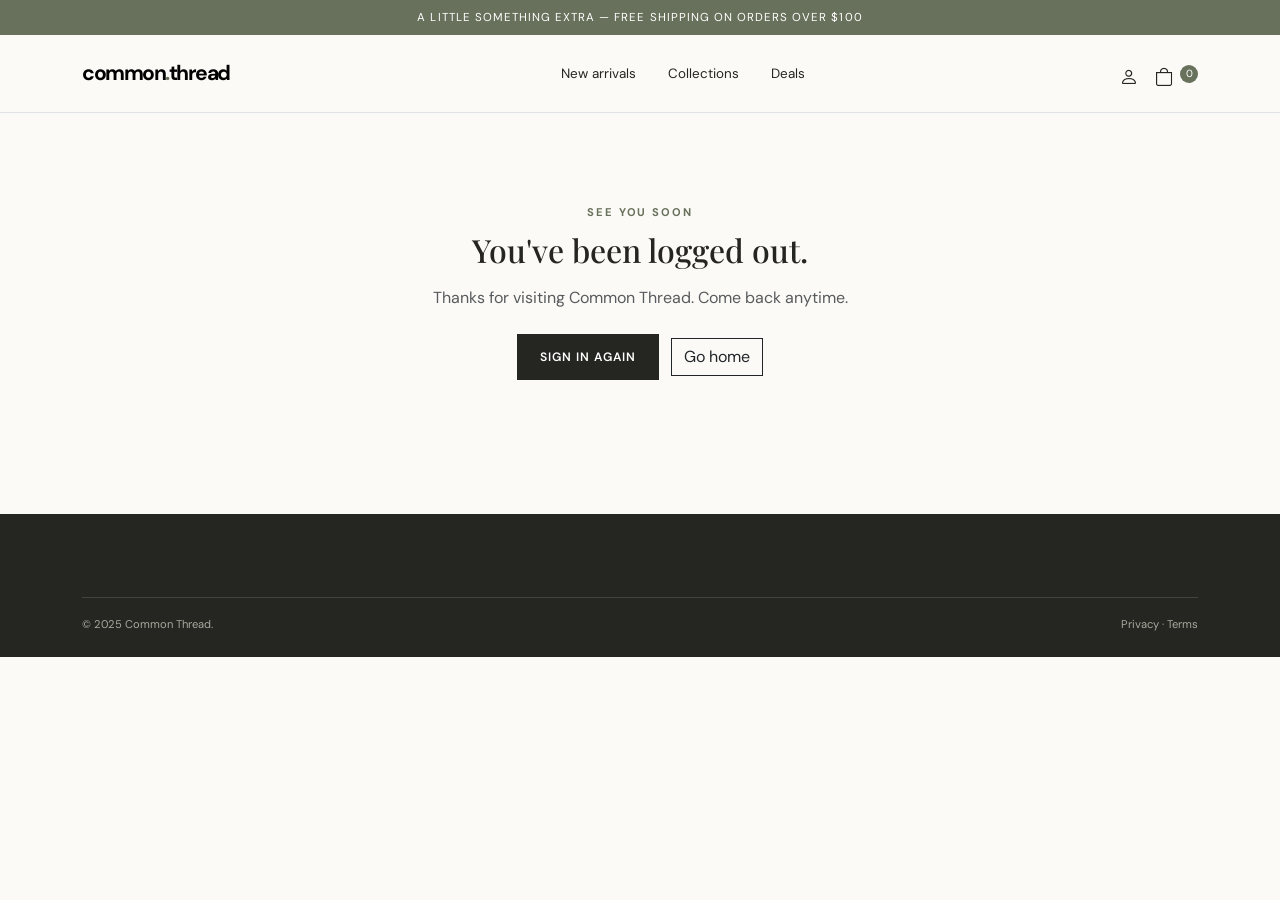
<file: logout.html>
<!doctype html>
<html lang="en">
<head>
  <meta charset="utf-8">
  <meta name="viewport" content="width=device-width, initial-scale=1">
  <title>Log Out — Common Thread</title>
  <link rel="preconnect" href="https://fonts.googleapis.com">
  <link rel="preconnect" href="https://fonts.gstatic.com" crossorigin>
  <link href="https://fonts.googleapis.com/css2?family=DM+Sans:wght@400;500;600;700&family=Playfair+Display:wght@500;600;700&display=swap" rel="stylesheet">
  <link href="https://cdn.jsdelivr.net/npm/bootstrap@5.3.3/dist/css/bootstrap.min.css" rel="stylesheet">
  <link href="https://cdn.jsdelivr.net/npm/bootstrap-icons@1.11.3/font/bootstrap-icons.min.css" rel="stylesheet">
  <link rel="stylesheet" href="styles.css">
</head>
<body>
  <div class="announcement">A LITTLE SOMETHING EXTRA — FREE SHIPPING ON ORDERS OVER $100</div>
  <nav class="navbar navbar-expand-lg border-bottom sticky-top" aria-label="Main navigation">
    <div class="container">
      <a class="navbar-brand" href="index.html">common<span class="brand-mark">.</span>thread</a>
      <button class="navbar-toggler border-0 shadow-none" type="button" data-bs-toggle="collapse" data-bs-target="#mainNav"><i class="bi bi-list fs-3"></i></button>
      <div class="collapse navbar-collapse" id="mainNav">
        <ul class="navbar-nav mx-auto gap-lg-3">
          <li class="nav-item"><a class="nav-link" href="new-arrivals.html">New arrivals</a></li>
          <li class="nav-item"><a class="nav-link" href="collections.html">Collections</a></li>
          <li class="nav-item"><a class="nav-link" href="deals.html">Deals</a></li>
        </ul>
        <div class="d-flex align-items-center gap-3 py-3 py-lg-0">
          <a class="icon-link" href="signin.html" aria-label="Sign in"><i class="bi bi-person"></i></a>
          <a class="icon-link" href="cart.html" aria-label="Your shopping bag"><i class="bi bi-bag"></i><span class="bag-count">0</span></a>
        </div>
      </div>
    </div>
  </nav>
  <main class="container section-space">
    <div class="text-center" style="max-width:440px;margin:0 auto;">
      <span class="eyebrow">See you soon</span>
      <h2 class="mt-2 mb-3">You've been logged out.</h2>
      <p class="text-muted mb-4">Thanks for visiting Common Thread. Come back anytime.</p>
      <a href="signin.html" class="btn btn-ink">Sign in again</a>
      <a href="index.html" class="btn btn-outline-dark rounded-0 ms-2">Go home</a>
    </div>
  </main>
  <footer class="mt-5">
    <div class="container">
      <div class="footer-bottom d-flex justify-content-between"><span>© 2025 Common Thread.</span><span>Privacy · Terms</span></div>
    </div>
  </footer>
  <script src="https://cdn.jsdelivr.net/npm/bootstrap@5.3.3/dist/js/bootstrap.bundle.min.js"></script>
</body>
</html>
</file>
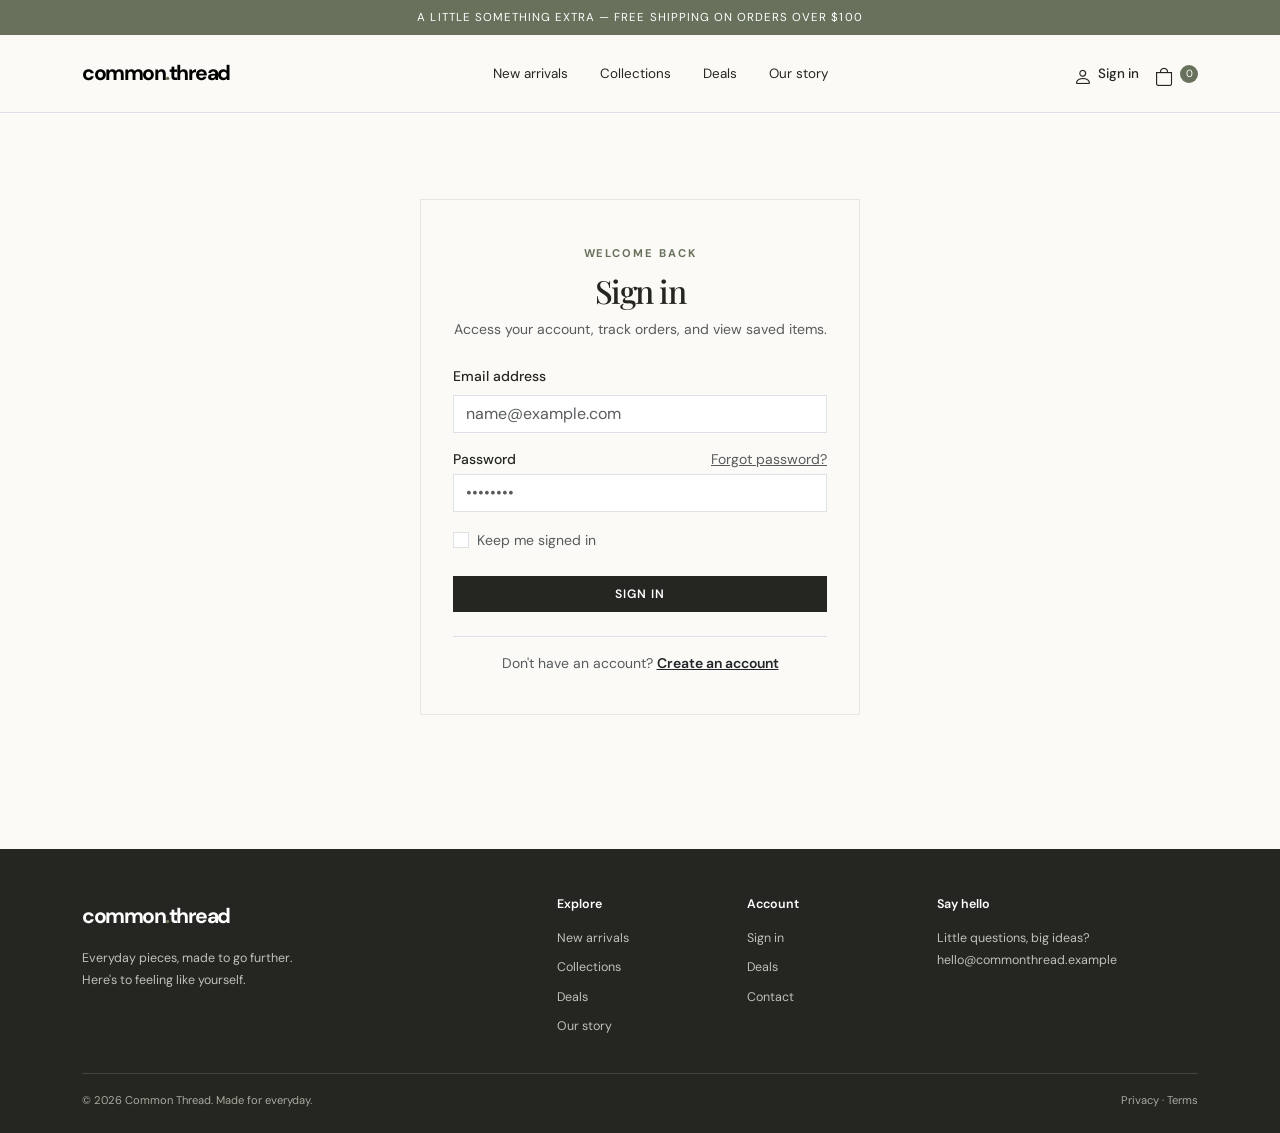
<file: signin.html>
<!doctype html>
<html lang="en">
<head>
  <meta charset="utf-8">
  <meta name="viewport" content="width=device-width, initial-scale=1">
  <title>Sign In — Common Thread</title>
  <link rel="preconnect" href="https://fonts.googleapis.com">
  <link rel="preconnect" href="https://fonts.gstatic.com" crossorigin>
  <link href="https://fonts.googleapis.com/css2?family=DM+Sans:wght@400;500;600;700&family=Playfair+Display:wght@500;600;700&display=swap" rel="stylesheet">
  <link href="https://cdn.jsdelivr.net/npm/bootstrap@5.3.3/dist/css/bootstrap.min.css" rel="stylesheet">
  <link href="https://cdn.jsdelivr.net/npm/bootstrap-icons@1.11.3/font/bootstrap-icons.min.css" rel="stylesheet">
  <link rel="stylesheet" href="styles.css">
  <style>
    .signin-wrapper {
      max-width: 440px;
      margin: 0 auto;
      padding: 40px 32px;
      background: var(--paper);
      border: 1px solid var(--line);
    }
  </style>
</head>
<body>
  <div class="announcement">A LITTLE SOMETHING EXTRA — FREE SHIPPING ON ORDERS OVER $100</div>

  <nav class="navbar navbar-expand-lg border-bottom sticky-top" aria-label="Main navigation">
    <div class="container">
      <a class="navbar-brand" href="index.html">common<span class="brand-mark">.</span>thread</a>
      <button class="navbar-toggler border-0 shadow-none" type="button" data-bs-toggle="collapse" data-bs-target="#mainNav" aria-controls="mainNav" aria-expanded="false" aria-label="Toggle navigation">
        <i class="bi bi-list fs-3"></i>
      </button>
      <div class="collapse navbar-collapse" id="mainNav">
        <ul class="navbar-nav mx-auto gap-lg-3">
          <li class="nav-item"><a class="nav-link" href="index.html#new-arrivals">New arrivals</a></li>
          <li class="nav-item"><a class="nav-link" href="collections.html">Collections</a></li>
          <li class="nav-item"><a class="nav-link" href="deals.html">Deals</a></li>
          <li class="nav-item"><a class="nav-link" href="index.html#our-story">Our story</a></li>
        </ul>
        <div class="d-flex align-items-center gap-3 py-3 py-lg-0">
          <a class="icon-link active" href="signin.html" aria-label="Sign in"><i class="bi bi-person"></i><span class="sign-in-text">Sign in</span></a>
          <a class="icon-link" href="index.html#new-arrivals" aria-label="Your shopping bag"><i class="bi bi-bag"></i><span class="bag-count" id="bag-count">0</span></a>
        </div>
      </div>
    </div>
  </nav>

  <main class="section-space">
    <div class="container">
      <div class="signin-wrapper">
        <div class="text-center mb-4">
          <span class="eyebrow">Welcome back</span>
          <h1 class="h2 mt-2 mb-2">Sign in</h1>
          <p class="text-muted small">Access your account, track orders, and view saved items.</p>
        </div>
        <form id="standaloneSignInForm">
          <div class="mb-3">
            <label for="email" class="form-label small fw-medium">Email address</label>
            <input type="email" class="form-control rounded-0" id="email" placeholder="name@example.com" required>
          </div>
          <div class="mb-3">
            <div class="d-flex justify-content-between align-items-center">
              <label for="password" class="form-label small fw-medium mb-0">Password</label>
              <a href="#" class="small text-muted text-decoration-underline">Forgot password?</a>
            </div>
            <input type="password" class="form-control rounded-0 mt-1" id="password" placeholder="••••••••" required>
          </div>
          <div class="form-check mb-4">
            <input class="form-check-input rounded-0" type="checkbox" id="rememberMe">
            <label class="form-check-label small text-muted" for="rememberMe">Keep me signed in</label>
          </div>
          <button type="submit" class="btn btn-ink w-100 py-2">Sign in</button>
        </form>
        <div class="text-center mt-4 pt-3 border-top">
          <p class="small text-muted mb-0">Don't have an account? <a href="#" class="fw-semibold text-dark text-decoration-underline">Create an account</a></p>
        </div>
      </div>
    </div>
  </main>
 
  <footer class="mt-5">
    <div class="container">
      <div class="row g-4">
        <div class="col-md-5">
          <a class="navbar-brand text-white" href="index.html">common<span class="brand-mark">.</span>thread</a>
          <p>Everyday pieces, made to go further.<br>Here's to feeling like yourself.</p>
        </div>
        <div class="col-6 col-md-2">
          <h3>Explore</h3>
          <div class="footer-links">
            <a href="index.html#new-arrivals">New arrivals</a>
            <a href="collections.html">Collections</a>
            <a href="deals.html">Deals</a>
            <a href="index.html#our-story">Our story</a>
          </div>
        </div>
        <div class="col-6 col-md-2">
          <h3>Account</h3>
          <div class="footer-links">
            <a href="signin.html">Sign in</a>
            <a href="deals.html">Deals</a>
            <a href="index.html#newsletter">Contact</a>
          </div>
        </div>
        <div class="col-md-3">
          <h3>Say hello</h3>
          <p>Little questions, big ideas?<br><a href="mailto:hello@commonthread.example">hello@commonthread.example</a></p>
        </div>
      </div>
      <div class="footer-bottom d-flex flex-column flex-sm-row justify-content-between gap-2">
        <span>© 2026 Common Thread. Made for everyday.</span>
        <span>Privacy · Terms</span>
      </div>
    </div>
  </footer>

  <div class="toast-message" id="toast-message" role="status" aria-live="polite"></div>
  <script src="https://cdn.jsdelivr.net/npm/bootstrap@5.3.3/dist/js/bootstrap.bundle.min.js"></script>
  <script>
    const toast = document.getElementById("toast-message");
    let toastTimer;

    function showMessage(message) {
      toast.textContent = message;
      toast.classList.add("show");
      window.clearTimeout(toastTimer);
      toastTimer = window.setTimeout(() => toast.classList.remove("show"), 2400);
    }

    document.getElementById("standaloneSignInForm").addEventListener("submit", (e) => {
      e.preventDefault();
      showMessage("Signed in successfully. Redirecting...");
      setTimeout(() => {
        window.location.href = "index.html";
      }, 1200);
    });
  </script>
</body>
</html>
</file>
<file: styles.css>
:root {
  --ink: #252521;
  --muted: #77766f;
  --paper: #fbfaf7;
  --cream: #f2eee7;
  --olive: #68715b;
  --line: #e9e6df;
}
* { box-sizing: border-box; }
html { scroll-behavior: smooth; }
body { color: var(--ink); background: var(--paper); font-family: "DM Sans", sans-serif; }
a { color: inherit; text-decoration: none; }
.announcement { padding: 9px 16px; color: white; background: var(--olive); font-size: .72rem; letter-spacing: .09em; text-align: center; }
.navbar { min-height: 78px; background: var(--paper); }
.navbar-brand { font-size: 1.32rem; font-weight: 700; letter-spacing: -.07em; }
.brand-mark { color: var(--olive); }
.nav-link { color: var(--ink); font-size: .84rem; }
.nav-link.active { color: var(--olive); font-weight: 600; }
.nav-link:hover, .icon-link:hover { color: var(--olive); }
.icon-link { border: 0; background: transparent; color: var(--ink); font-size: 1.15rem; display: inline-flex; align-items: center; gap: 5px; text-decoration: none; }
.sign-in-text { font-size: .84rem; font-weight: 500; }
.bag-count { display: inline-grid; width: 18px; height: 18px; place-items: center; margin-left: 2px; border-radius: 50%; background: var(--olive); color: white; font-size: .65rem; vertical-align: 2px; }
.hero { min-height: 590px; display: flex; align-items: center; background: #e8e1d6 url("https://images.unsplash.com/photo-1483985988355-763728e1935b?auto=format&fit=crop&w=2000&q=85") center 43% / cover no-repeat; }
.hero-copy { max-width: 470px; padding: 48px; background: rgba(251,250,247,.91); }
.eyebrow { color: var(--olive); font-size: .7rem; font-weight: 700; letter-spacing: .17em; text-transform: uppercase; }
h1, h2, h3, .serif { font-family: "Playfair Display", Georgia, serif; }
h1 { margin: 14px 0 17px; font-size: clamp(2.8rem, 5.7vw, 4.8rem); line-height: .99; letter-spacing: -.045em; }
.hero-copy p { max-width: 350px; color: #65645e; font-size: .94rem; line-height: 1.8; }
.btn-ink { padding: 13px 22px; border: 1px solid var(--ink); border-radius: 0; background: var(--ink); color: white; font-size: .76rem; font-weight: 600; letter-spacing: .08em; text-transform: uppercase; transition: .2s ease; }
.btn-ink:hover { border-color: var(--olive); background: var(--olive); color: white; }
.section-space { padding-top: 86px; padding-bottom: 86px; }
.section-heading { margin-bottom: 32px; }
.section-heading h2 { margin: 8px 0 0; font-size: clamp(2rem, 3.2vw, 2.8rem); letter-spacing: -.035em; }
.category-card { position: relative; height: 390px; overflow: hidden; background: var(--cream); }
.category-card img { width: 100%; height: 100%; object-fit: cover; transition: transform .6s ease; }
.category-card:hover img { transform: scale(1.045); }
.category-label { position: absolute; right: 16px; bottom: 16px; left: 16px; display: flex; align-items: center; justify-content: space-between; padding: 16px 18px; background: var(--paper); font-size: .83rem; font-weight: 600; }
.shop-section { background: #f4f1eb; }
.filter-row { display: flex; flex-wrap: wrap; gap: 8px; }
.filter-btn { padding: 9px 15px; border: 1px solid #dcd8d0; border-radius: 30px; background: transparent; color: #66645e; font-size: .77rem; transition: .2s ease; }
.filter-btn.active, .filter-btn:hover { border-color: var(--ink); background: var(--ink); color: white; }
.product-card { height: 100%; }
.product-image { position: relative; overflow: hidden; background: var(--cream); }
.product-image img { display: block; width: 100%; aspect-ratio: 4 / 5; object-fit: cover; transition: transform .45s ease; }
.product-card:hover .product-image img { transform: scale(1.035); }
.product-tag { position: absolute; top: 12px; left: 12px; padding: 6px 9px; background: var(--paper); font-size: .63rem; letter-spacing: .05em; text-transform: uppercase; }
.add-btn { position: absolute; right: 12px; bottom: 12px; left: 12px; padding: 11px; border: 0; background: rgba(251,250,247,.95); color: var(--ink); font-size: .73rem; font-weight: 600; letter-spacing: .04em; transition: .2s ease; }
.add-btn:hover, .add-btn:focus { background: var(--ink); color: white; }
.product-info { padding: 14px 2px; }
.product-info h3 { margin: 0 0 5px; font-family: "DM Sans", sans-serif; font-size: .88rem; font-weight: 500; }
.product-info p { margin: 0; color: var(--muted); font-size: .8rem; }
.benefits { border-top: 1px solid var(--line); border-bottom: 1px solid var(--line); }
.benefit { padding: 30px 14px; text-align: center; }
.benefit i { color: var(--olive); font-size: 1.25rem; }
.benefit h3 { margin: 10px 0 5px; font-family: "DM Sans", sans-serif; font-size: .83rem; font-weight: 600; }
.benefit p { margin: 0; color: var(--muted); font-size: .74rem; }
.story-image { width: 100%; min-height: 390px; object-fit: cover; }
.story-copy { max-width: 450px; padding: 45px; }
.story-copy h2 { margin: 10px 0 16px; font-size: clamp(2rem, 3.4vw, 3rem); }
.story-copy p { color: var(--muted); font-size: .88rem; line-height: 1.9; }
.newsletter { padding: 72px 20px; background: var(--cream); text-align: center; }
.newsletter h2 { margin: 8px 0 10px; font-size: clamp(2rem, 3vw, 2.6rem); }
.newsletter p { color: var(--muted); font-size: .84rem; }
.newsletter-form { max-width: 430px; margin: 24px auto 0; }
.newsletter-form .form-control { min-height: 48px; border: 1px solid #d7d2c8; border-radius: 0; background: var(--paper); font-size: .82rem; }
.newsletter-form .btn-ink { min-height: 48px; }
footer { padding: 48px 0 24px; background: #252521; color: white; }
footer .navbar-brand { display: inline-block; margin-bottom: 12px; }
footer p, footer a { color: #c1c0b9; font-size: .78rem; line-height: 1.8; }
footer h3 { margin-bottom: 15px; font-family: "DM Sans", sans-serif; font-size: .78rem; font-weight: 600; }
.footer-links { display: grid; gap: 7px; }
.footer-bottom { margin-top: 35px; padding-top: 18px; border-top: 1px solid #44443e; color: #aaa99f; font-size: .7rem; }
.toast-message { position: fixed; z-index: 1100; right: 20px; bottom: 20px; padding: 13px 18px; background: var(--ink); color: white; font-size: .82rem; opacity: 0; pointer-events: none; transform: translateY(8px); transition: .2s ease; }
.toast-message.show { opacity: 1; transform: translateY(0); }
@media (max-width: 767.98px) {
  .navbar { min-height: 68px; }
  .hero { min-height: 570px; align-items: end; padding: 0 0 24px; background-position: 56% center; }
  .hero-copy { width: 100%; padding: 30px 25px; }
  .section-space { padding-top: 62px; padding-bottom: 62px; }
  .category-card { height: 290px; }
  .add-btn { opacity: 1; transform: none; }
  .story-copy { padding: 32px 12px; }
}
</file>
